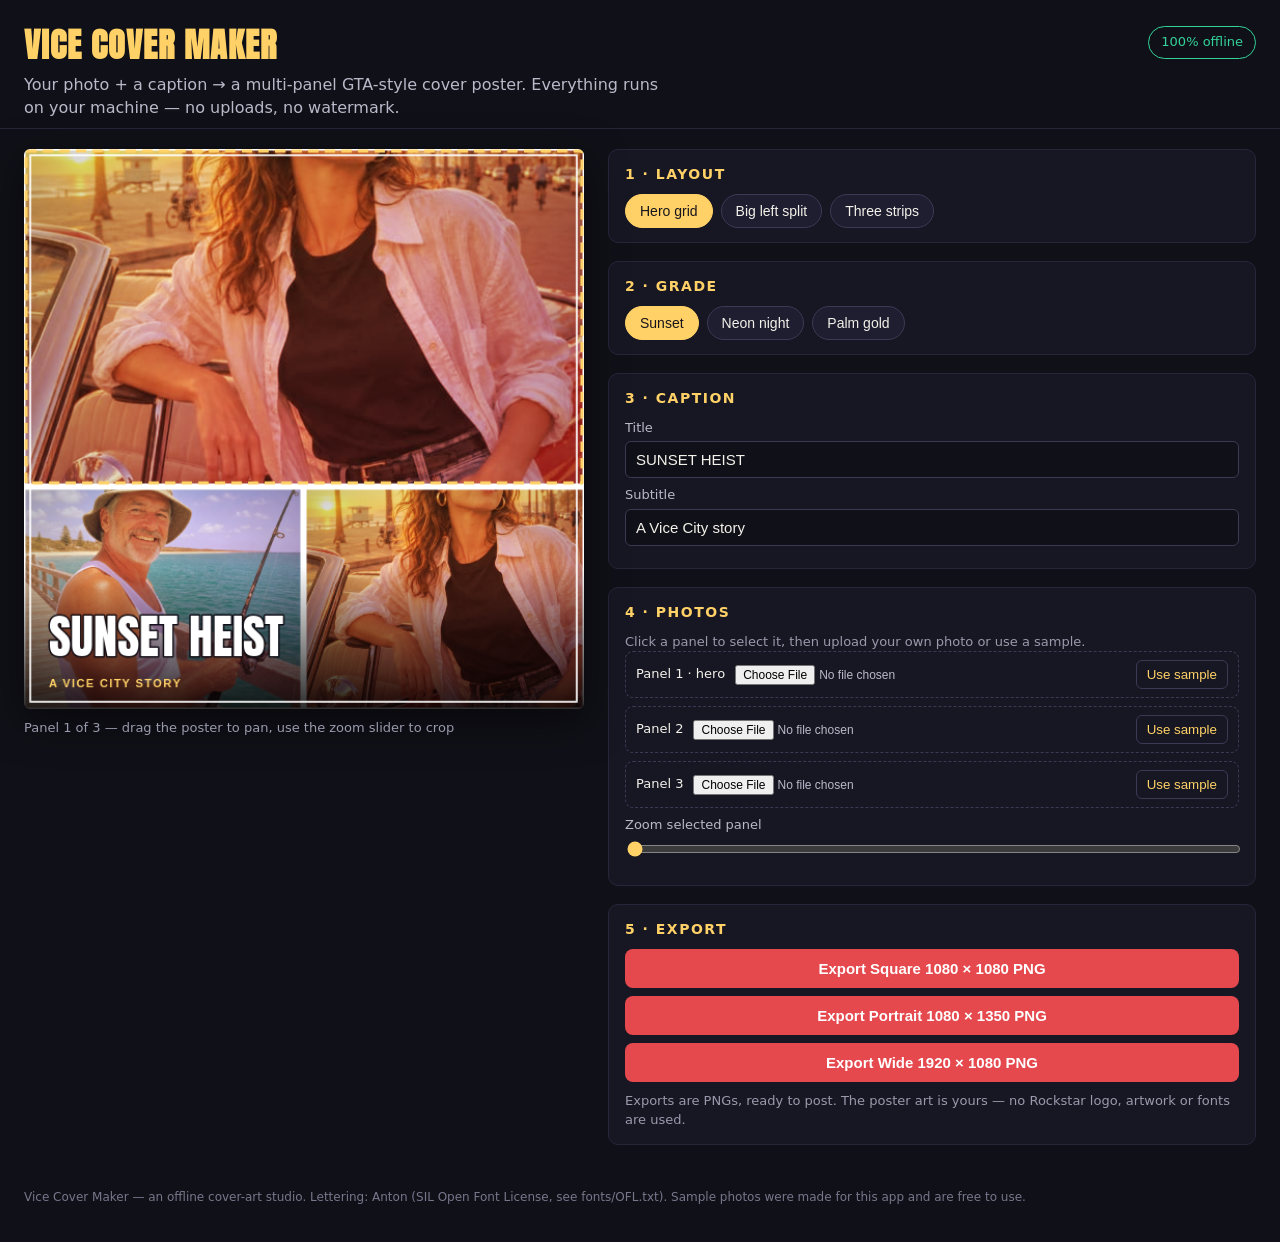
<file: app/index.html>
<!doctype html>
<html lang="en">
<head>
<meta charset="utf-8">
<meta name="viewport" content="width=device-width, initial-scale=1">
<title>Vice Cover Maker — turn your photo into GTA-style cover art</title>
<link rel="stylesheet" href="style.css">
</head>
<body>
<header class="top">
  <div>
    <h1>VICE COVER MAKER</h1>
    <p class="tagline">Your photo + a caption → a multi-panel GTA-style cover poster. Everything runs on your machine — no uploads, no watermark.</p>
  </div>
  <p class="badge">100% offline</p>
</header>

<main class="editor">
  <section class="stage">
    <canvas id="preview" width="540" height="540" aria-label="Cover preview"></canvas>
    <canvas id="shot-canvas" style="display:none" aria-label="Cover shot"></canvas>
    <p id="panel-label" class="hint">Panel 1 of 3 — drag the poster to pan, use the zoom slider to crop</p>
  </section>

  <section class="controls">
    <div class="group">
      <h2>1 · Layout</h2>
      <div id="layout-picks" class="picks"></div>
    </div>

    <div class="group">
      <h2>2 · Grade</h2>
      <div id="grade-picks" class="picks"></div>
    </div>

    <div class="group">
      <h2>3 · Caption</h2>
      <label class="field">Title
        <input id="title-input" type="text" maxlength="28" value="SUNSET HEIST">
      </label>
      <label class="field">Subtitle
        <input id="subtitle-input" type="text" maxlength="48" value="A Vice City story">
      </label>
    </div>

    <div class="group">
      <h2>4 · Photos</h2>
      <p class="hint">Click a panel to select it, then upload your own photo or use a sample.</p>
      <div class="slots">
        <div class="slot" data-panel="0">
          <span>Panel 1 · hero</span>
          <input type="file" accept="image/*" aria-label="Upload photo for panel 1">
          <button type="button" class="sample-btn">Use sample</button>
        </div>
        <div class="slot" data-panel="1">
          <span>Panel 2</span>
          <input type="file" accept="image/*" aria-label="Upload photo for panel 2">
          <button type="button" class="sample-btn">Use sample</button>
        </div>
        <div class="slot" data-panel="2">
          <span>Panel 3</span>
          <input type="file" accept="image/*" aria-label="Upload photo for panel 3">
          <button type="button" class="sample-btn">Use sample</button>
        </div>
      </div>
      <label class="field">Zoom selected panel
        <input id="zoom" type="range" min="1" max="3" step="0.05" value="1">
      </label>
    </div>

    <div class="group">
      <h2>5 · Export</h2>
      <div id="export-buttons" class="exports"></div>
      <p class="hint">Exports are PNGs, ready to post. The poster art is yours — no Rockstar logo, artwork or fonts are used.</p>
    </div>
  </section>
</main>

<footer class="foot">
  <p>Vice Cover Maker — an offline cover-art studio. Lettering: Anton (SIL Open Font License, see fonts/OFL.txt). Sample photos were made for this app and are free to use.</p>
</footer>

<script type="module" src="src/main.js"></script>
</body>
</html>
</file>
<file: app/style.css>
@font-face {
  font-family: 'Anton';
  src: url('fonts/Anton-Regular.ttf') format('truetype');
  font-weight: 400;
  font-style: normal;
  font-display: swap;
}

* { box-sizing: border-box; }

body {
  margin: 0;
  background: #101018;
  color: #f4f1ea;
  font-family: 'Segoe UI', system-ui, -apple-system, sans-serif;
  line-height: 1.45;
}

.top {
  display: flex;
  justify-content: space-between;
  align-items: flex-start;
  gap: 16px;
  padding: 20px 24px 8px;
  border-bottom: 1px solid #26263a;
}

.top h1 {
  margin: 0;
  font-family: Anton, 'Arial Black', sans-serif;
  font-size: 34px;
  letter-spacing: 1px;
  color: #ffd166;
}

.tagline { margin: 4px 0 0; color: #b9b9c9; max-width: 640px; }

.badge {
  margin: 6px 0 0;
  padding: 6px 12px;
  border: 1px solid #34d399;
  border-radius: 999px;
  color: #34d399;
  font-size: 13px;
  white-space: nowrap;
}

.editor {
  display: grid;
  grid-template-columns: minmax(320px, 560px) minmax(300px, 1fr);
  gap: 24px;
  padding: 20px 24px;
  align-items: start;
}

.stage { position: sticky; top: 12px; }

#preview {
  display: block;
  width: 100%;
  height: auto;
  border-radius: 6px;
  box-shadow: 0 12px 40px rgba(0, 0, 0, 0.55);
  cursor: grab;
  touch-action: none;
  background: #1a1a28;
}

#preview:active { cursor: grabbing; }

.hint { color: #9a9aad; font-size: 13px; margin: 10px 0 0; }

.controls { display: flex; flex-direction: column; gap: 18px; }

.group {
  background: #171724;
  border: 1px solid #26263a;
  border-radius: 10px;
  padding: 14px 16px;
}

.group h2 {
  margin: 0 0 10px;
  font-size: 14px;
  text-transform: uppercase;
  letter-spacing: 1.5px;
  color: #ffd166;
}

.picks { display: flex; flex-wrap: wrap; gap: 8px; }

.pick {
  padding: 8px 14px;
  border: 1px solid #3a3a55;
  border-radius: 999px;
  background: #1e1e30;
  color: #f4f1ea;
  font-size: 14px;
  cursor: pointer;
}

.pick:hover { border-color: #ffd166; }
.pick.active { background: #ffd166; color: #17141c; border-color: #ffd166; }

.field { display: block; font-size: 13px; color: #b9b9c9; margin: 8px 0; }

.field input[type="text"] {
  display: block;
  width: 100%;
  margin-top: 4px;
  padding: 9px 10px;
  border: 1px solid #3a3a55;
  border-radius: 6px;
  background: #101018;
  color: #f4f1ea;
  font-size: 15px;
}

.field input[type="range"] { width: 100%; margin-top: 6px; accent-color: #ffd166; }

.slots { display: flex; flex-direction: column; gap: 8px; }

.slot {
  display: flex;
  align-items: center;
  gap: 10px;
  padding: 8px 10px;
  border: 1px dashed #3a3a55;
  border-radius: 8px;
  font-size: 13px;
}

.slot input[type="file"] { flex: 1; min-width: 0; font-size: 12px; color: #b9b9c9; }

.sample-btn {
  padding: 6px 10px;
  border: 1px solid #3a3a55;
  border-radius: 6px;
  background: transparent;
  color: #ffd166;
  cursor: pointer;
  white-space: nowrap;
}

.exports { display: flex; flex-direction: column; gap: 8px; }

.export {
  padding: 11px 14px;
  border: none;
  border-radius: 8px;
  background: #e5484d;
  color: #fff;
  font-size: 15px;
  font-weight: 700;
  cursor: pointer;
}

.export:hover { background: #f0565b; }

.foot {
  padding: 12px 24px 24px;
  color: #77778c;
  font-size: 12px;
}

/* Poster-only shot mode: the viewport is the cover, no editor chrome. */
body.shot-poster { background: #000; }
body.shot-poster .top,
body.shot-poster .controls,
body.shot-poster .foot,
body.shot-poster #preview,
body.shot-poster #panel-label { display: none !important; }
body.shot-poster .editor { display: block; padding: 0; }
body.shot-poster .stage { position: static; }
body.shot-poster #shot-canvas {
  display: block;
  width: 100vw;
  height: 100vh;
  object-fit: contain;
  background: #000;
}

@media (max-width: 860px) {
  .editor { grid-template-columns: 1fr; }
  .stage { position: static; }
}
</file>
